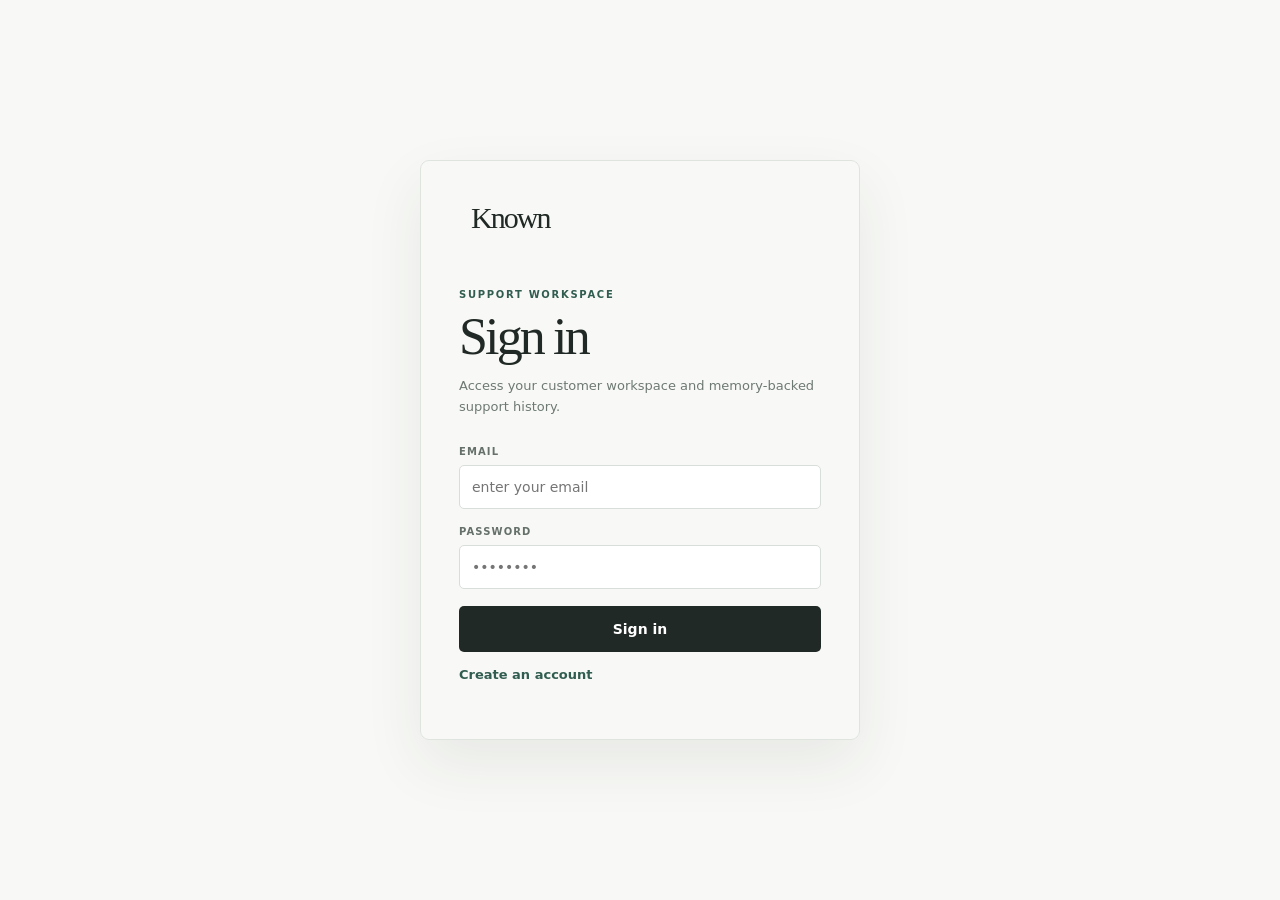
<file: frontend/index.html>
<!doctype html><html lang="en"><head><meta charset="UTF-8"/><meta name="viewport" content="width=device-width, initial-scale=1.0"/><title>Known — Customer Workspace</title><link rel="stylesheet" href="./styles.css"/><link rel="stylesheet" href="./dashboard.css"/><style>.csv-import-zone{display:flex;flex-direction:column;gap:10px}.csv-file-input{display:block;width:100%}.csv-actions{display:flex;align-items:center;gap:12px;flex-wrap:wrap}.csv-file-state{font-size:13px;color:#6b7280}.csv-import-modal{position:fixed;inset:0;z-index:1000;display:grid;place-items:center;background:rgba(15,23,42,.45);padding:20px}.csv-import-modal[hidden]{display:none}.csv-import-dialog{width:min(460px,100%);background:#fff;border:1px solid #e5e7eb;border-radius:18px;padding:28px;box-shadow:0 24px 80px rgba(15,23,42,.2)}.csv-import-dialog h2{margin:0 0 8px}.csv-import-dialog p{margin:0;color:#64748b;line-height:1.5}.csv-progress{height:8px;background:#e5e7eb;border-radius:99px;overflow:hidden;margin:22px 0 10px}.csv-progress-bar{height:100%;width:0;background:currentColor;border-radius:inherit;transition:width .35s ease}.csv-progress-label{font-size:13px;color:#64748b}.csv-complete{display:flex;flex-direction:column;gap:14px;margin-top:20px}
/* Final workspace polish: keep the customer profile scannable and make Known feel like a DM. */
.customer-detail{background:#fff}.customer-detail .panel-head{height:52px;min-height:52px}.customer-detail-body{padding:24px}.customer-summary{padding:4px 0 22px;align-items:center}.detail-avatar{width:48px;height:48px;border-radius:50%;font-size:14px}.customer-summary h2{font-size:22px;letter-spacing:-.035em}.customer-summary p{font-size:11px;color:#77847c}.detail-sections{grid-template-columns:minmax(210px,.7fr) minmax(0,1.3fr);gap:18px;padding-top:20px}.detail-sections section:last-child{grid-column:1/-1}.profile-block{background:#fbfcfa;border:1px solid #e7ebe8;border-radius:7px;padding:16px}.section-label{margin-bottom:13px;color:#66736c;font-size:9px}.section-caption{float:right;text-transform:none;letter-spacing:0;font-weight:500;color:#9aa39e}.detail-sections dl{display:grid;grid-template-columns:90px minmax(0,1fr);gap:9px 12px}.detail-sections dt{margin:0;font-size:8px}.detail-sections dd{margin:0;font-size:11px;overflow-wrap:anywhere}.orders-list,.memory-list{max-height:250px;overflow:auto}.order{grid-template-columns:minmax(0,1fr) auto;gap:6px 10px;padding:11px 0;border-bottom:1px solid #e9eeeb}.order:first-child{padding-top:2px}.order b{font-size:11px;color:#26342d}.order small{font-size:9px;line-height:1.5;color:#78847d}.status{font-size:8px;font-weight:650}.memory-item{padding:11px 0}.memory-item label{font-size:8px;font-weight:700}.memory-item p{font-size:10px;line-height:1.6;color:#56635c}.customer-detail .empty-state{padding:28px 15px;color:#9aa39e}.conversation-head{align-items:center}.conversation-actions{display:flex;align-items:center;gap:10px}.conversation-layout{max-width:1100px;display:grid;grid-template-columns:260px minmax(0,1fr);gap:14px}.conversation-history{min-height:650px;overflow:hidden}.conversation-threads{display:flex;flex-direction:column;padding:8px}.conversation-thread{appearance:none;border:0;background:transparent;width:100%;display:flex;align-items:center;justify-content:space-between;gap:8px;padding:10px;border-radius:8px;text-align:left;cursor:pointer}.conversation-thread:hover,.conversation-thread.active{background:#f1f5f2}.conversation-thread span{min-width:0;display:grid;gap:3px}.conversation-thread strong{font-size:10px;color:#314139}.conversation-thread small{font-size:8px;color:#8a948e}.conversation-thread em{font-style:normal;color:#a0aaa4;font-size:13px}.conversation-thread em:hover{color:#b44}.conversation-card{min-width:0}.conversation-card{min-height:650px;border-radius:12px;overflow:hidden;box-shadow:0 18px 48px rgba(39,51,44,.06)}.conversation-card .panel-head{height:50px;min-height:50px;padding:0 18px;background:#fbfcfa}.conversation-card .panel-head span:first-child{font-size:10px;text-transform:uppercase;letter-spacing:.12em}.conversation-session{display:none!important}.messages{padding:22px 20px 26px;background:#f7f9f7;display:flex;flex-direction:column;gap:10px;overflow:auto}.msg{position:relative;width:fit-content;max-width:min(78%,620px);padding:10px 13px 9px;border:0;border-radius:16px;margin:0;box-shadow:none}.msg small{display:block;font-size:8px;letter-spacing:.08em;font-weight:700;margin-bottom:3px}.msg p{margin:0;font-size:12px;line-height:1.55}.customer-msg{align-self:flex-start;background:#fff;border:1px solid #e3e9e4;border-bottom-left-radius:5px}.customer-msg small{color:#315d50}.agent-msg{align-self:flex-end;background:#315d50;border:0;border-bottom-right-radius:5px}.agent-msg small{color:#dcebe1}.agent-msg p{color:#fff}.messages .empty-state{width:100%;padding:80px 15px}.conversation-card form{background:#fff;padding:12px;border-top:1px solid #e4e9e5}.conversation-card form input{height:42px;border-radius:21px;padding:0 15px;background:#f7f9f7;border-color:#e1e7e2;font-size:12px}.conversation-card form button{height:42px;border-radius:21px;padding:0 18px;background:#315d50;font-size:11px}.conversation-card form button:hover{background:#244a3e}.conversation-card form input:focus{border-color:#aac1b2;box-shadow:0 0 0 3px #edf3ee}
@media(max-width:800px){.conversation-layout{grid-template-columns:1fr}.conversation-history{min-height:auto;max-height:220px}.conversation-actions{flex-wrap:wrap}}@media(max-width:600px){.customer-detail-body{padding:16px}.detail-sections{grid-template-columns:1fr;gap:12px}.detail-sections section:last-child{grid-column:auto}.profile-block{padding:14px}.customer-summary h2{font-size:20px}.conversation-card{min-height:560px}.messages{padding:16px 12px 20px}.msg{max-width:86%;padding:9px 12px}.msg p{font-size:11px}.conversation-head .secondary-button{width:auto}.conversation-card form{padding:9px}.conversation-card form button{padding:0 15px}}
</style></head><body><div id="app" class="app-shell"><aside class="sidebar"><div class="brand">Known</div><nav class="primary-nav"><button class="nav-item active" data-view="overview" type="button">▦ Overview</button><button class="nav-item" data-view="customers" type="button">♙ Customers</button><button class="nav-item" data-view="inbox" type="button">▢ Inbox</button><button class="nav-item" data-view="settings" type="button">⚙ Settings</button></nav><div class="sidebar-divider"></div><div class="sidebar-foot"><button id="profile-button" class="profile" type="button" aria-expanded="false"><span id="profile-avatar" class="profile-avatar">K</span><span class="profile-copy"><strong id="profile-name">Account</strong><small id="profile-email">—</small></span><span>⌄</span></button><div id="profile-menu" class="profile-menu" hidden><button id="logout-button" type="button">Sign out</button></div></div></aside><main class="main"><header class="topbar"><div class="breadcrumbs"><span>Workspace</span><b>/</b><strong id="view-title">Overview</strong></div><div class="topbar-actions"><span id="connection" class="connection"><i></i>Connected</span></div></header>
<section id="view-overview" class="view active-view"><div class="page-head overview-head"><div><div id="today-label" class="eyebrow">TODAY</div><h1 id="greeting">Good morning.</h1><p>A quiet view of what Known knows about your customers.</p></div></div><div class="stat-grid"><article class="stat-card"><span>Customers with memory</span><strong id="stat-customers">—</strong><small>Imported customer records</small></article><article class="stat-card"><span>Customer history</span><strong id="stat-history">—</strong><small>Available to Known</small></article><article class="stat-card"><span>Inbox</span><strong id="stat-inbox">—</strong><small id="stat-inbox-detail">Support source status</small></article><article class="stat-card"><span>Last import</span><strong id="stat-import">—</strong><small id="stat-import-detail">No import recorded</small></article></div><div class="dashboard-grid"><section class="panel activity-card"><div class="panel-head"><span>Recent activity</span><button class="text-button" data-view="customers" type="button">View customers →</button></div><div id="recent-activity" class="activity-body"></div></section><section class="panel coverage-card"><div class="panel-head"><span>Memory coverage</span><span>◫</span></div><div class="coverage-body"><div class="coverage-row"><span>♙</span><div><strong>Customer records</strong><small id="coverage-customers">Waiting for a data source</small></div><b id="coverage-customers-count">—</b></div><div class="coverage-row"><span>▢</span><div><strong>Conversation context</strong><small id="coverage-inbox">Connect your support inbox</small></div><b id="coverage-conversations">—</b></div><div class="coverage-row"><span>✣</span><div><strong>Useful memories</strong><small>Built from customer history and support</small></div><b id="coverage-memory">Ready</b></div></div></section></div><section class="panel setup-card"><div class="panel-head"><span>Customer memory setup</span><span class="setup-status">Connected workflow</span></div><div class="setup-body"><div><strong>Import history and connect your support inbox.</strong><p>CSV creates the customer foundation. Gmail brings conversations into the same memory workspace.</p></div><button class="secondary-button" data-view="settings" type="button">Open setup</button></div></section></section>
<section id="view-customers" class="view" hidden><div class="page-head customers-head"><div><div class="eyebrow">CUSTOMER DIRECTORY</div><h1>Customers</h1><p>One organized profile for everything Known has learned about each customer.</p></div><div class="customer-count"><strong id="customer-count">0</strong><span>customers</span></div></div><div class="customer-layout"><section class="panel directory-card"><div class="directory-toolbar"><label class="search-box"><span>⌕</span><input id="customer-search" type="search" placeholder="Search customers" autocomplete="off"/></label></div><div id="customer-directory" class="directory-list"></div></section><section class="customer-detail panel"><div class="panel-head"><span>Customer profile</span></div><div class="customer-detail-body"><div class="customer-summary"><span id="detail-avatar" class="detail-avatar">—</span><div><h2 id="detail-name">Select a customer</h2><p id="detail-meta">Customer information will appear here.</p></div></div><div class="detail-sections"><section class="profile-block contact-block"><div class="section-label">Contact</div><dl><dt>Email</dt><dd id="detail-email">—</dd><dt>Customer ID</dt><dd id="detail-id">—</dd></dl></section><section class="profile-block orders-block"><div class="section-label">Order history <span class="section-caption">Catalog</span></div><div id="detail-orders" class="orders-list"><div class="empty-state">Select a customer to view history.</div></div></section><section class="profile-block memory-block"><div class="section-label">Known memory <span id="memory-count" class="memory-count">0</span></div><div id="detail-memory" class="memory-list"><div class="empty-state">Select a customer to view memory.</div></div></section></div></div></section></div></section>
<section id="view-inbox" class="view" hidden><div class="page-head"><div><div class="eyebrow">SUPPORT INBOX</div><h1>Inbox</h1><p>Gmail messages are resolved to Known customers and processed with their context.</p></div><button id="sync-inbox" class="secondary-button" type="button">Sync Gmail</button></div><section class="panel inbox-panel"><div id="inbox-status" class="empty-state">Loading inbox…</div><div id="inbox-list" class="directory-list"></div></section></section>
<section id="view-settings" class="view" hidden><div class="page-head"><div><div class="eyebrow">WORKSPACE SETUP</div><h1>Settings</h1><p>Connect data sources and choose workspace notifications.</p></div></div><section class="panel settings-card"><div class="settings-row"><div class="csv-import-zone"><strong>Customer history CSV</strong><p>Import the customer/order CSV into your workspace.</p><input id="csv-file" class="csv-file-input" type="file" accept=".csv,text/csv"/><div class="csv-file-state" id="csv-file-state">Choose a CSV file to continue.</div><div class="csv-actions"><button id="import-csv" class="secondary-button" type="button" disabled>Add to Customers</button></div></div></div><div class="settings-row"><div><strong>Gmail support inbox</strong><p id="gmail-status">Checking connection…</p></div><button id="connect-gmail" class="secondary-button" type="button">Connect Gmail</button></div><div class="settings-row"><div><strong>Import finished</strong><p>Notify me when a customer import has completed.</p></div><label class="switch"><input id="notify-import" type="checkbox" checked/><span></span></label></div><div class="settings-row"><div><strong>New conversations</strong><p>Notify me when a new support email arrives.</p></div><label class="switch"><input id="notify-conversations" type="checkbox" checked/><span></span></label></div><div id="setup-result" class="empty-state" hidden></div></section></section>
<section id="view-conversation" class="view" hidden><div class="page-head conversation-head"><div><div class="eyebrow">DIRECT MESSAGE</div><h1 id="conversation-title">Customer</h1><p id="conversation-meta">Select a customer to begin.</p></div><div class="conversation-actions"><button id="new-session" class="secondary-button" type="button">New conversation</button><button id="clear-session" class="text-button" type="button">Clear</button></div></div><div class="conversation-layout"><aside class="panel conversation-history"><div class="panel-head"><span>Conversations</span></div><div id="conversation-threads" class="conversation-threads"><div class="empty-state">No previous conversations.</div></div></aside><section class="panel conversation-card"><div class="panel-head"><span>Conversation</span><span id="conversation-session" aria-hidden="true"></span></div><div id="messages" class="messages"><div class="empty-state">No conversation loaded.</div></div><form id="composer"><input id="message" autocomplete="off" placeholder="Message customer…" disabled/><button disabled>Send</button></form></section></div></section></main></div><div id="csv-import-modal" class="csv-import-modal" hidden role="dialog" aria-modal="true" aria-labelledby="csv-import-title"><div class="csv-import-dialog"><h2 id="csv-import-title">Adding customers</h2><p id="csv-import-message">Known is adding the records to your customer workspace.</p><div class="csv-progress"><div id="csv-progress-bar" class="csv-progress-bar"></div></div><div id="csv-progress-label" class="csv-progress-label">Preparing import…</div><div id="csv-complete" class="csv-complete" hidden><button id="go-to-customers" class="secondary-button" type="button">Go to Customers</button></div></div></div><script type="module" src="./app.js"></script><script type="module" src="./integrations.js"></script><script type="module" src="./settings.js"></script><script type="module" src="./tour.js"></script></body></html>
</file>
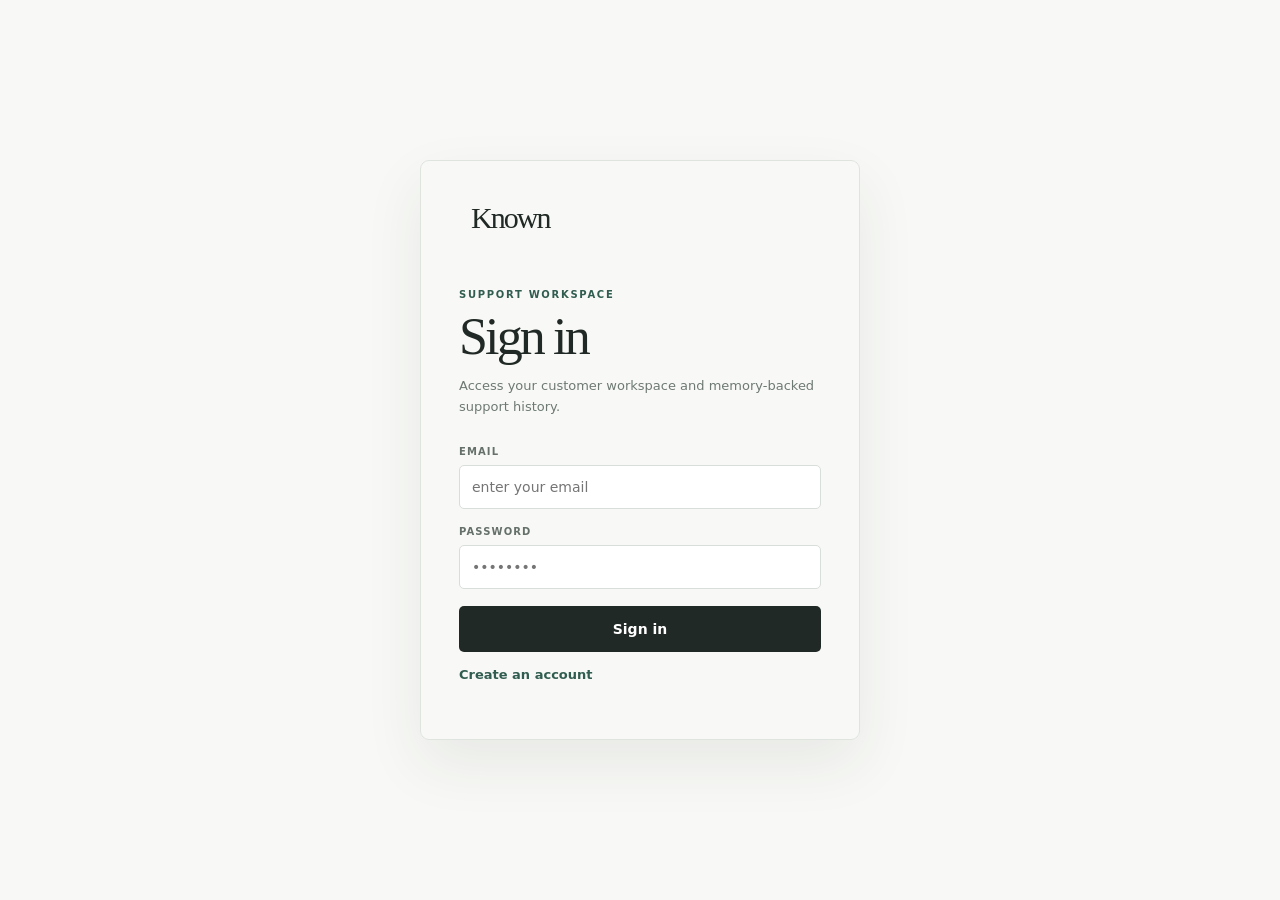
<file: frontend/login.html>
<!doctype html><html lang="en"><head><meta charset="UTF-8"><meta name="viewport" content="width=device-width,initial-scale=1"><title>Known — Sign in</title><link rel="stylesheet" href="./styles.css"><link rel="stylesheet" href="./onboarding.css"></head><body class="auth-page known-auth-page"><main class="auth-card known-auth-card"><div class="brand known-auth-brand">Known</div><div class="eyebrow">SUPPORT WORKSPACE</div><h1>Sign in</h1><p class="auth-copy">Access your customer workspace and memory-backed support history.</p><form id="login"><label>Email<input id="email" type="email" autocomplete="email" required placeholder="enter your email"></label><label>Password<input id="password" type="password" autocomplete="current-password" required placeholder="••••••••"></label><button type="submit">Sign in</button><div id="error" role="alert"></div></form><p class="auth-copy"><a href="./signup.html">Create an account</a></p></main><script type="module">import {getSession,signIn,onboardingStatus,invalidateSession} from './auth.js';async function route(session){try{const state=await onboardingStatus(session);location.href=state.completed?'./index.html':'./index.html';}catch(error){invalidateSession();document.querySelector('#error').textContent=error.message||'Your session is no longer valid. Please sign in again.';}}(async()=>{try{const session=await getSession();if(session)await route(session)}catch(error){invalidateSession();document.querySelector('#error').textContent=error.message||'Unable to verify session.'}})();document.querySelector('#login').addEventListener('submit',async e=>{e.preventDefault();const error=document.querySelector('#error');error.textContent='';const button=e.target.querySelector('button');button.disabled=true;button.textContent='Signing in…';try{const session=await signIn(document.querySelector('#email').value.trim(),document.querySelector('#password').value);await route(session)}catch(err){error.textContent=err.message||'Unable to sign in.'}finally{button.disabled=false;button.textContent='Sign in'}});</script></body></html>
</file>
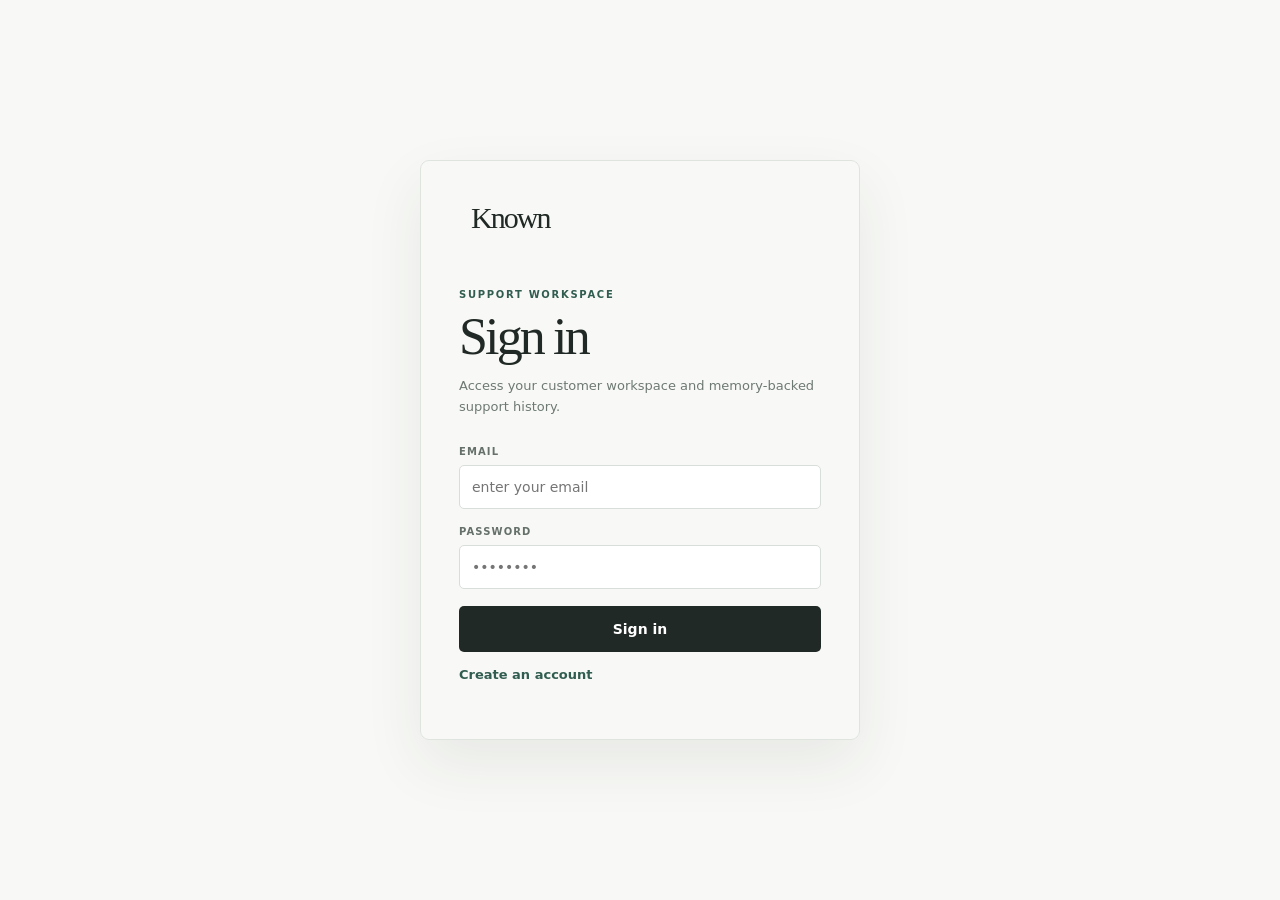
<file: frontend/onboarding.html>
<!doctype html><html lang="en"><head><meta charset="utf-8"><meta name="viewport" content="width=device-width,initial-scale=1"><title>Known — Welcome</title><link rel="stylesheet" href="./styles.css"><link rel="stylesheet" href="./onboarding.css"></head><body class="known-onboarding"><main class="known-onboarding-shell"><a class="known-onboarding-back" href="./landing.html">← Back to Known</a><div class="known-onboarding-brand">Known</div><div class="known-onboarding-eyebrow">SUPPORT WORKSPACE</div><h1>Welcome to Known.</h1><p class="known-onboarding-intro">Let's get your support workspace ready. Start with the way your customers already reach you, or bring your existing customer history into Known.</p><section class="known-onboarding-options"><button class="known-option" id="connect-email"><span><span class="known-option-title">Connect your support inbox</span><span class="known-option-copy">Connect the inbox your customers already use for support.</span></span><span class="known-option-arrow">→</span></button><button class="known-option" id="import-csv"><span><span class="known-option-title">Import your existing customers</span><span class="known-option-copy">Bring your customer and order history into Known with a CSV.</span></span><span class="known-option-arrow">+</span></button><button class="known-option" disabled><span><span class="known-option-title">Shopify <span class="known-option-badge">Coming soon</span></span><span class="known-option-copy">Direct Shopify connection is being prepared.</span></span><span class="known-option-arrow">→</span></button></section><button id="skip-for-now" class="known-skip-button" type="button">Skip for now →</button></main><section class="known-onboarding-modal" id="email-modal" hidden role="dialog"><div class="known-onboarding-dialog"><h2>Connect your support inbox</h2><p>Enter the email address your customers use to contact your business.</p><label for="support-email">Support email</label><input id="support-email" type="email" placeholder="support@yourstore.com"><div class="known-onboarding-actions"><button class="secondary" id="email-cancel">Cancel</button><button id="email-continue">Continue</button></div><div class="known-onboarding-status" id="email-status"></div></div></section><section class="known-onboarding-modal" id="csv-modal" hidden role="dialog"><div class="known-onboarding-dialog"><h2>Import your customers</h2><p>Choose a CSV exported from your ecommerce platform. Known will inspect it before anything is imported.</p><label class="known-dropzone" for="csv-file"><strong>+ Choose CSV file</strong><span>Customer or order export · CSV only</span></label><input class="known-import-input" id="csv-file" type="file" accept=".csv,text/csv"><div class="known-import-summary" id="csv-summary" hidden></div><div class="known-onboarding-actions"><button class="secondary" id="csv-cancel">Cancel</button><button id="csv-continue" disabled>Next</button></div><div class="known-onboarding-status" id="csv-status"></div></div></section><script type="module" src="./onboarding.js"></script></body></html>
</file>
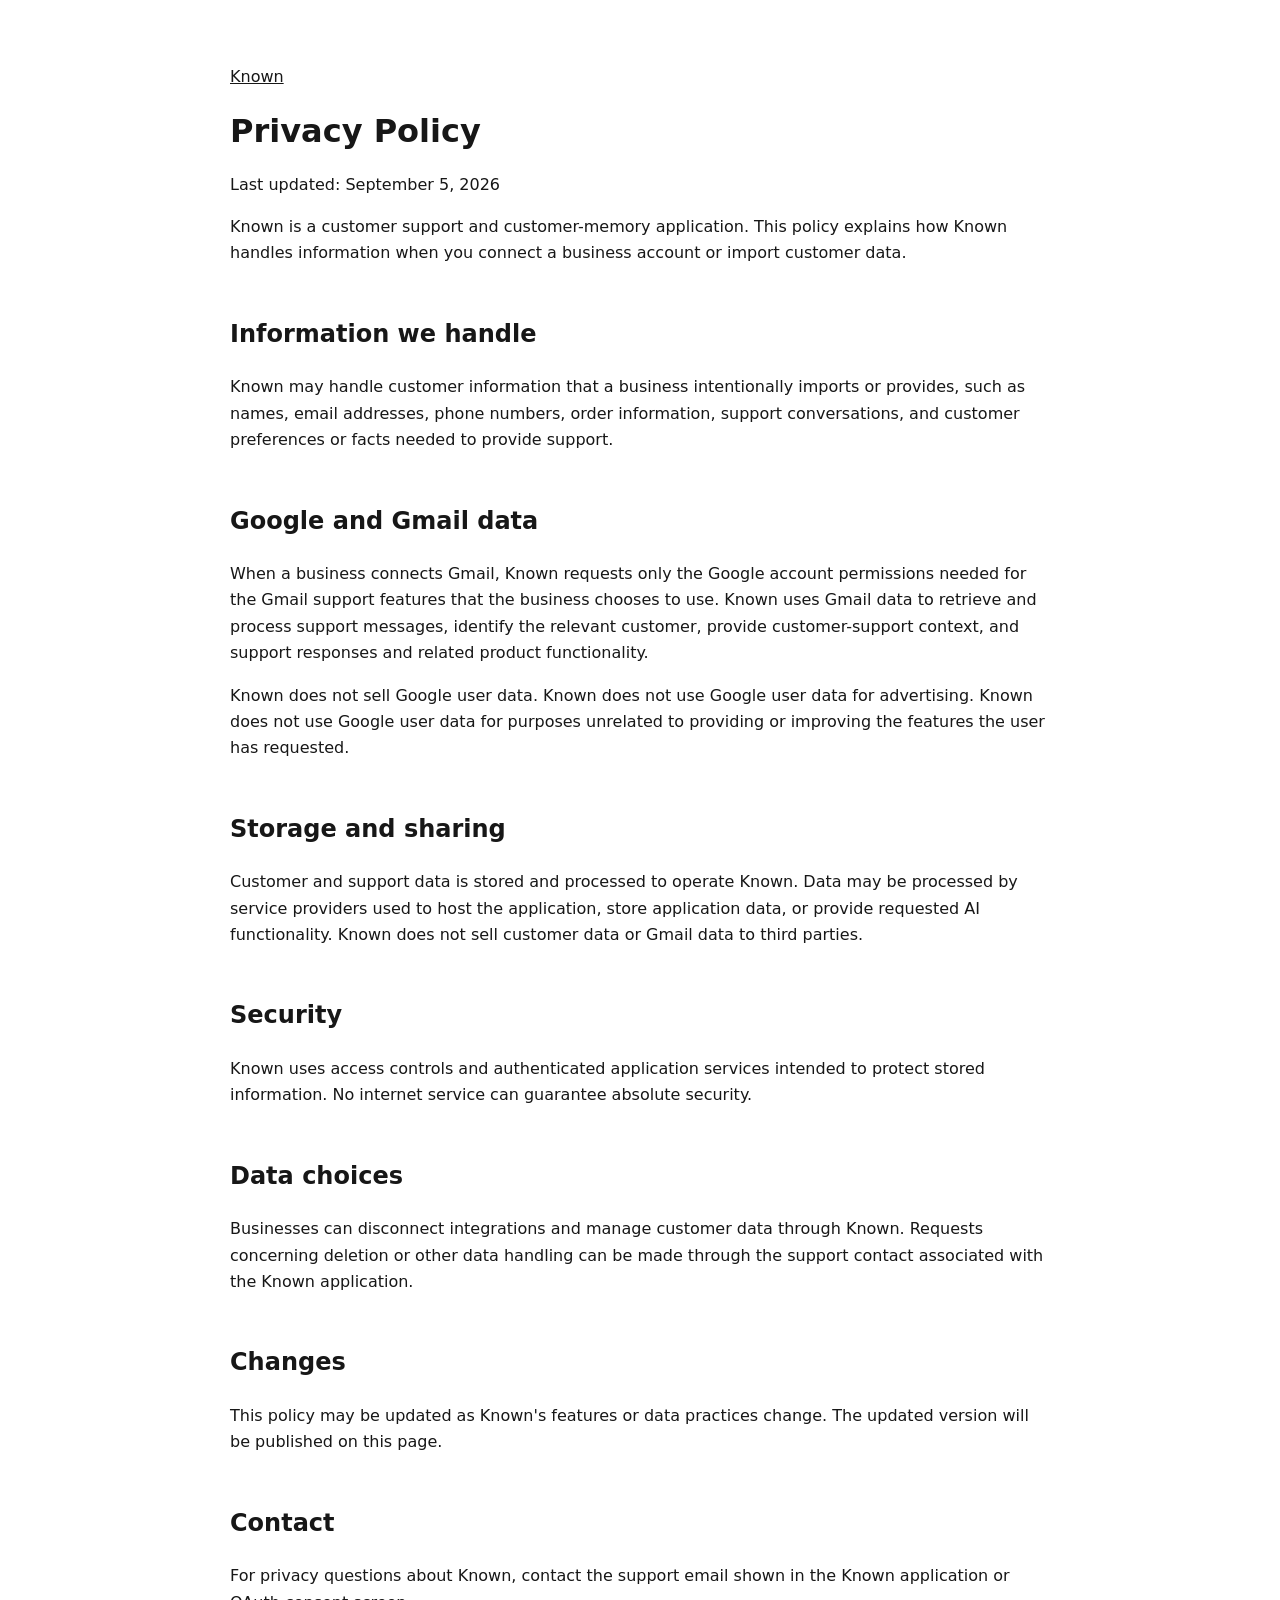
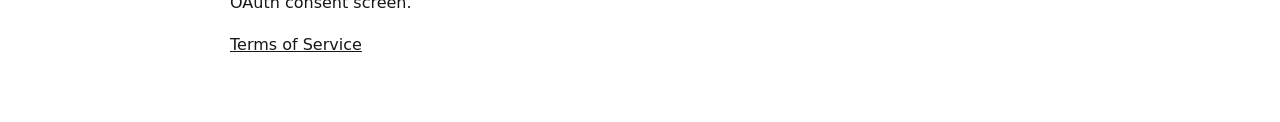
<file: frontend/privacy.html>
<!doctype html>
<html lang="en">
<head>
  <meta charset="utf-8">
  <meta name="viewport" content="width=device-width, initial-scale=1">
  <title>Known — Privacy Policy</title>
  <meta name="description" content="Known privacy policy and Google user data practices.">
  <style>body{font-family:system-ui,-apple-system,BlinkMacSystemFont,"Segoe UI",sans-serif;max-width:820px;margin:0 auto;padding:48px 24px;line-height:1.65;color:#171717}h1{line-height:1.2}h2{margin-top:2em}a{color:inherit}</style>
</head>
<body>
  <header><p><a href="/">Known</a></p><h1>Privacy Policy</h1><p>Last updated: September 5, 2026</p></header>
  <main>
    <p>Known is a customer support and customer-memory application. This policy explains how Known handles information when you connect a business account or import customer data.</p>
    <h2>Information we handle</h2>
    <p>Known may handle customer information that a business intentionally imports or provides, such as names, email addresses, phone numbers, order information, support conversations, and customer preferences or facts needed to provide support.</p>
    <h2>Google and Gmail data</h2>
    <p>When a business connects Gmail, Known requests only the Google account permissions needed for the Gmail support features that the business chooses to use. Known uses Gmail data to retrieve and process support messages, identify the relevant customer, provide customer-support context, and support responses and related product functionality.</p>
    <p>Known does not sell Google user data. Known does not use Google user data for advertising. Known does not use Google user data for purposes unrelated to providing or improving the features the user has requested.</p>
    <h2>Storage and sharing</h2>
    <p>Customer and support data is stored and processed to operate Known. Data may be processed by service providers used to host the application, store application data, or provide requested AI functionality. Known does not sell customer data or Gmail data to third parties.</p>
    <h2>Security</h2>
    <p>Known uses access controls and authenticated application services intended to protect stored information. No internet service can guarantee absolute security.</p>
    <h2>Data choices</h2>
    <p>Businesses can disconnect integrations and manage customer data through Known. Requests concerning deletion or other data handling can be made through the support contact associated with the Known application.</p>
    <h2>Changes</h2>
    <p>This policy may be updated as Known's features or data practices change. The updated version will be published on this page.</p>
    <h2>Contact</h2>
    <p>For privacy questions about Known, contact the support email shown in the Known application or OAuth consent screen.</p>
    <p><a href="/terms">Terms of Service</a></p>
  </main>
</body>
</html>
</file>
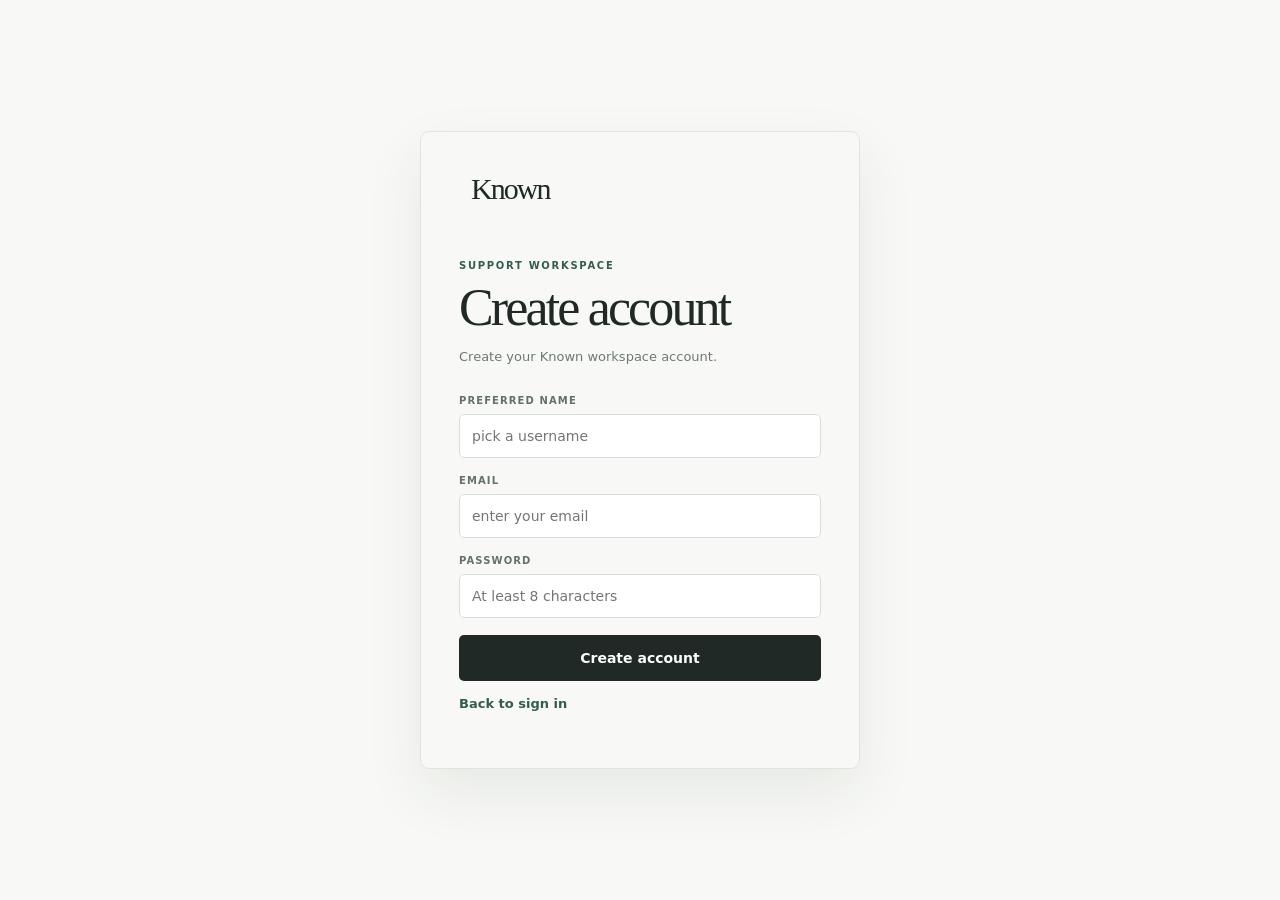
<file: frontend/signup.html>
<!doctype html><html lang="en"><head><meta charset="UTF-8"><meta name="viewport" content="width=device-width,initial-scale=1"><title>Known — Create account</title><link rel="stylesheet" href="./styles.css"><link rel="stylesheet" href="./onboarding.css"></head><body class="auth-page known-auth-page"><main class="auth-card known-auth-card"><div class="brand known-auth-brand">Known</div><div class="eyebrow">SUPPORT WORKSPACE</div><h1>Create account</h1><p class="auth-copy">Create your Known workspace account.</p><form id="signup"><label>Preferred name<input id="name" type="text" autocomplete="nickname" required maxlength="60" placeholder="pick a username"></label><label>Email<input id="email" type="email" autocomplete="email" required placeholder="enter your email"></label><label>Password<input id="password" type="password" autocomplete="new-password" minlength="8" required placeholder="At least 8 characters"></label><button type="submit">Create account</button><div id="error" role="alert"></div><div id="success" role="status"></div></form><p class="auth-copy"><a href="./login.html">Back to sign in</a></p></main><script type="module">import {signUp} from './auth.js';document.querySelector('#signup').addEventListener('submit',async e=>{e.preventDefault();const error=document.querySelector('#error');const success=document.querySelector('#success');error.textContent='';success.textContent='';const button=e.target.querySelector('button');button.disabled=true;button.textContent='Creating account…';try{const result=await signUp(document.querySelector('#email').value,document.querySelector('#password').value,document.querySelector('#name').value.trim());if(result.requiresEmailConfirmation){success.textContent='Account created. Check your email to confirm your address, then sign in to finish setup.';return}location.href='./index.html'}catch(err){error.textContent=err.message;sessionStorage.removeItem('known.new-user')}finally{button.disabled=false;button.textContent='Create account'}});</script></body></html>
</file>
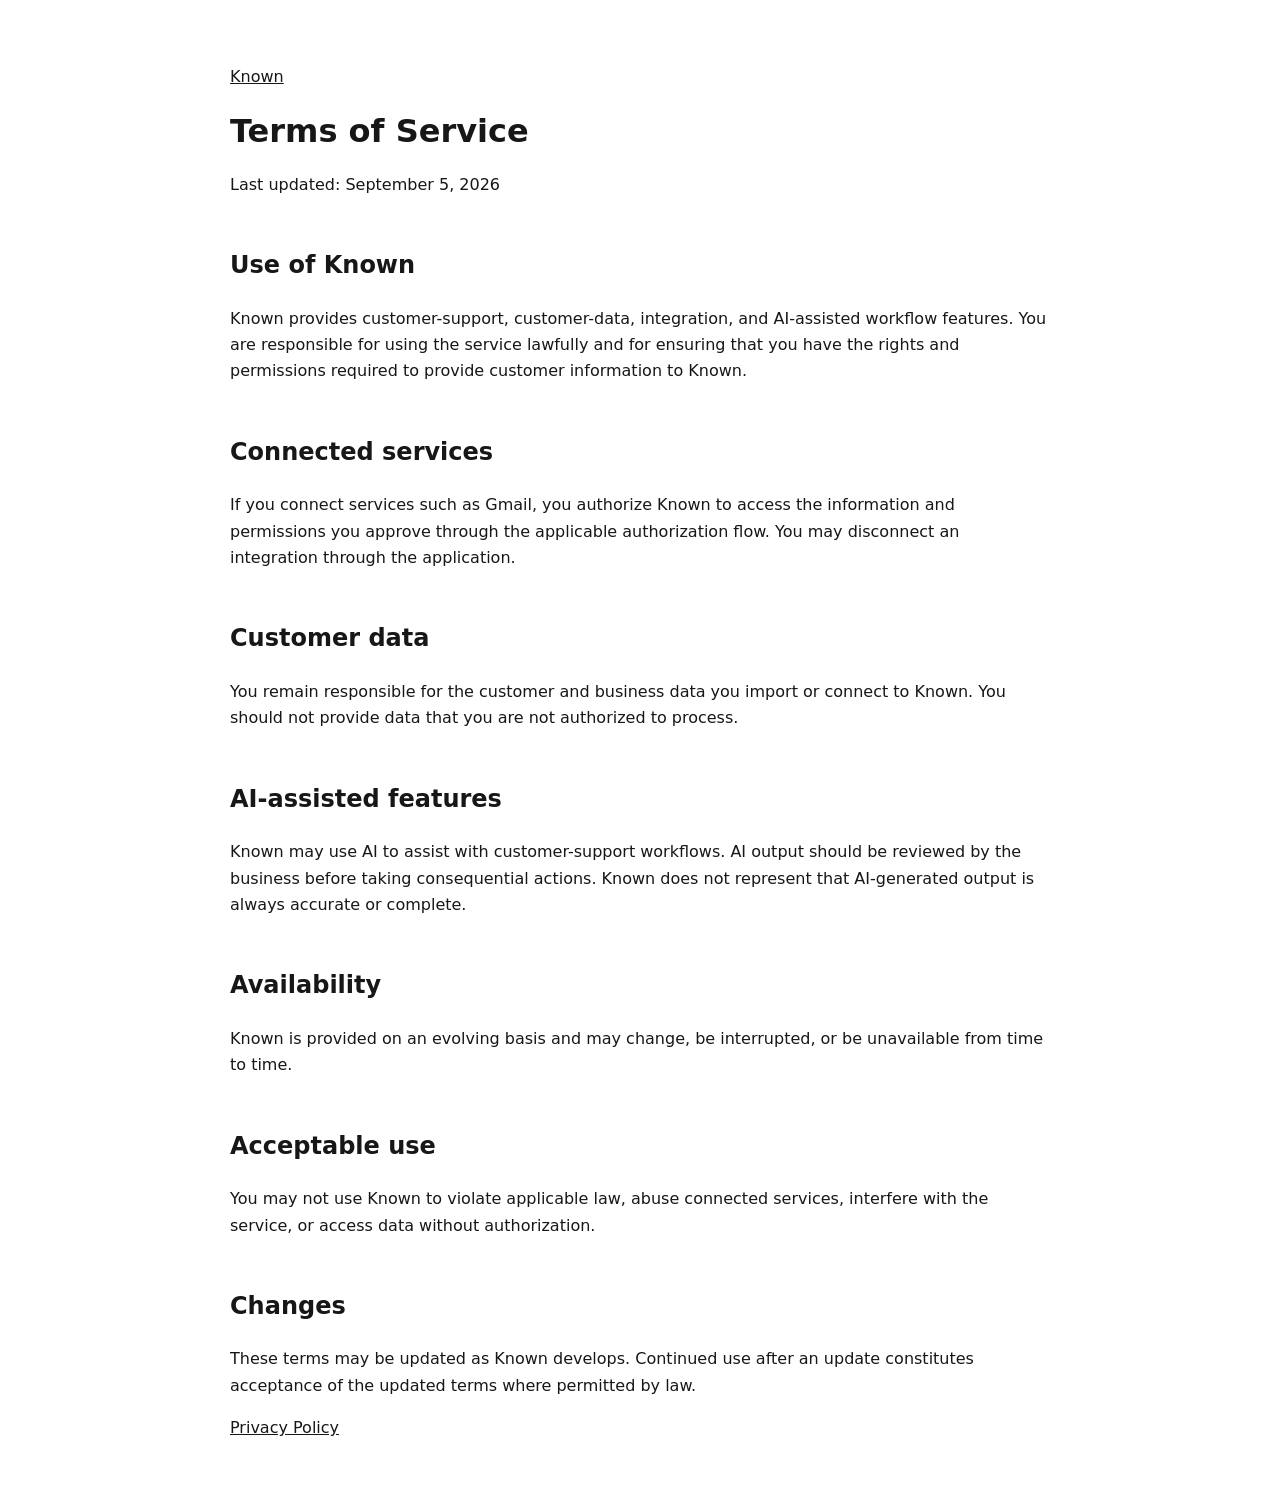
<file: frontend/terms.html>
<!doctype html>
<html lang="en">
<head>
  <meta charset="utf-8">
  <meta name="viewport" content="width=device-width, initial-scale=1">
  <title>Known — Terms of Service</title>
  <meta name="description" content="Known terms of service.">
  <style>body{font-family:system-ui,-apple-system,BlinkMacSystemFont,"Segoe UI",sans-serif;max-width:820px;margin:0 auto;padding:48px 24px;line-height:1.65;color:#171717}h1{line-height:1.2}h2{margin-top:2em}a{color:inherit}</style>
</head>
<body>
  <header><p><a href="/">Known</a></p><h1>Terms of Service</h1><p>Last updated: September 5, 2026</p></header>
  <main>
    <h2>Use of Known</h2>
    <p>Known provides customer-support, customer-data, integration, and AI-assisted workflow features. You are responsible for using the service lawfully and for ensuring that you have the rights and permissions required to provide customer information to Known.</p>
    <h2>Connected services</h2>
    <p>If you connect services such as Gmail, you authorize Known to access the information and permissions you approve through the applicable authorization flow. You may disconnect an integration through the application.</p>
    <h2>Customer data</h2>
    <p>You remain responsible for the customer and business data you import or connect to Known. You should not provide data that you are not authorized to process.</p>
    <h2>AI-assisted features</h2>
    <p>Known may use AI to assist with customer-support workflows. AI output should be reviewed by the business before taking consequential actions. Known does not represent that AI-generated output is always accurate or complete.</p>
    <h2>Availability</h2>
    <p>Known is provided on an evolving basis and may change, be interrupted, or be unavailable from time to time.</p>
    <h2>Acceptable use</h2>
    <p>You may not use Known to violate applicable law, abuse connected services, interfere with the service, or access data without authorization.</p>
    <h2>Changes</h2>
    <p>These terms may be updated as Known develops. Continued use after an update constitutes acceptance of the updated terms where permitted by law.</p>
    <p><a href="/privacy">Privacy Policy</a></p>
  </main>
</body>
</html>
</file>
<file: frontend/styles.css>
*{box-sizing:border-box}body{margin:0;background:#f6f7f9;color:#202a35;font:14px Inter,ui-sans-serif,system-ui,-apple-system,BlinkMacSystemFont,"Segoe UI",sans-serif}.app-shell{min-height:100vh}.auth-page{min-height:100vh}button,input{font:inherit}.sidebar{position:fixed;inset:0 auto 0 0;width:230px;border-right:1px solid #e1e5e9;background:#18232d;padding:22px 14px;display:flex;flex-direction:column;color:#dfe6ec}.brand{font-size:22px;font-weight:700;padding:0 12px 28px;letter-spacing:-.04em;color:#f4f6f8}.primary-nav{display:flex;flex-direction:column;gap:4px}.nav-item{width:100%;display:flex;align-items:center;gap:11px;text-align:left;background:transparent;color:#aeb9c4;border:1px solid transparent;border-radius:8px;padding:10px 11px;cursor:pointer;font-size:12px}.nav-item:hover,.nav-item.active{background:#263440;color:#fff;border-color:#31414e}.nav-icon{width:18px;text-align:center;font-size:14px;color:#aeb9c4}.nav-item.active .nav-icon{color:#e4b66b}.sidebar-divider{height:1px;background:#2b3741;margin:20px 6px}.sidebar-foot{margin-top:auto;position:relative}.profile{width:100%;display:flex;align-items:center;gap:9px;background:transparent;border:1px solid transparent;border-radius:9px;color:#cbd4dc;padding:9px;cursor:pointer;text-align:left}.profile:hover,.profile[aria-expanded="true"]{background:#222e38;border-color:#31414e}.profile-avatar,.detail-avatar{display:grid;place-items:center;width:31px;height:31px;border-radius:8px;background:#e7b869;color:#26313a;font-weight:700}.profile-copy{min-width:0;flex:1}.profile-copy strong,.profile-copy small{display:block;overflow:hidden;text-overflow:ellipsis;white-space:nowrap}.profile-copy strong{font-size:11px;color:#e7edf2}.profile-copy small{font-size:9px;color:#84919d;margin-top:2px}.profile-chevron{color:#7f8b96}.profile-menu{position:absolute;bottom:52px;left:0;right:0;background:#202b35;border:1px solid #34434f;border-radius:9px;padding:5px;box-shadow:0 12px 30px #07101655}.profile-menu button{width:100%;border:0;background:transparent;color:#dbe2e8;text-align:left;border-radius:6px;padding:9px;cursor:pointer;font-size:11px}.profile-menu button:hover{background:#2b3945}.main{margin-left:230px;padding:0 34px 45px;min-height:100vh}.topbar{height:70px;border-bottom:1px solid #e1e5e9;display:flex;align-items:center;justify-content:space-between;max-width:1400px;margin:0 auto 30px}.breadcrumbs{display:flex;align-items:center;gap:8px;font-size:12px;color:#7c8894}.breadcrumbs b{font-weight:400;color:#b1b8bf}.breadcrumbs strong{color:#26323d}.connection{font-size:10px;color:#5d8a72;border:1px solid #cddfd5;border-radius:99px;padding:6px 9px;background:#f4faf6}.connection i{display:inline-block;width:6px;height:6px;border-radius:50%;background:#6ca384;margin-right:6px}.view{max-width:1400px;margin:0 auto}.view[hidden]{display:none}.page-head{display:flex;align-items:flex-end;justify-content:space-between;margin-bottom:26px}.overview-head{align-items:flex-start}.eyebrow{font-size:10px;letter-spacing:.14em;color:#d57f62;font-weight:700}.page-head h1{margin:7px 0 3px;font-size:30px;letter-spacing:-.045em;color:#202a35}.page-head p{margin:0;color:#7b8792;font-size:13px}.stat-grid{display:grid;grid-template-columns:repeat(4,minmax(0,1fr));gap:13px;margin-bottom:18px}.stat-card,.panel{background:#fff;border:1px solid #dfe3e7;border-radius:11px;box-shadow:0 2px 7px #1e2c3810}.stat-card{padding:18px 19px;min-height:126px}.stat-card span{display:block;color:#6f7d8a;font-size:11px;font-weight:650}.stat-card strong{display:block;margin:20px 0 5px;font-size:24px;letter-spacing:-.04em;color:#25313d}.stat-card small{color:#8a96a0;font-size:10px}.dashboard-grid{display:grid;grid-template-columns:minmax(0,1.7fr) minmax(290px,.85fr);gap:15px;margin-bottom:18px}.panel{overflow:hidden}.panel-head{min-height:48px;padding:0 17px;border-bottom:1px solid #e4e7ea;display:flex;align-items:center;justify-content:space-between;font-size:11px;font-weight:700;color:#303d48}.panel-head>span:last-child{color:#8b969f;font-weight:500;font-size:10px}.text-button{border:0;background:none;color:#6a7783;font-size:10px;font-weight:650;cursor:pointer}.text-button:hover{color:#2b5b75}.activity-body{min-height:250px;padding:26px}.activity-event{display:flex;gap:13px;align-items:flex-start}.activity-dot{width:31px;height:31px;border-radius:9px;background:#f6eee3;color:#d77f60;display:grid;place-items:center;flex:none}.activity-event strong{display:block;font-size:12px;color:#2a3540;margin-bottom:5px}.activity-event p{margin:0;color:#7c8893;font-size:11px;line-height:1.55}.activity-time{display:block;margin-top:10px;color:#a0a8af;font-size:9px}.coverage-body{padding:8px 17px}.coverage-row{display:flex;align-items:center;gap:11px;padding:15px 0;border-bottom:1px solid #e6e8ea}.coverage-row:last-child{border-bottom:0}.coverage-icon{width:29px;height:29px;border-radius:8px;background:#f5eee4;color:#d27e61;display:grid;place-items:center;flex:none}.coverage-row div{min-width:0;flex:1}.coverage-row strong,.coverage-row small{display:block}.coverage-row strong{font-size:11px;color:#34414c}.coverage-row small{font-size:9px;color:#89949d;margin-top:3px}.coverage-row>b{font-size:10px;color:#89949d;font-weight:600}.setup-card{margin-bottom:20px}.setup-body{padding:20px 22px;display:flex;align-items:center;justify-content:space-between;gap:20px}.setup-body strong{font-size:12px;color:#303c47}.setup-body p{margin:5px 0 0;color:#7f8a94;font-size:11px;line-height:1.5;max-width:700px}.setup-status{border:1px solid #e0e4e7;border-radius:99px;padding:5px 8px;color:#87929c!important}.secondary-button{border:1px solid #d8dee3;background:#fff;border-radius:8px;padding:9px 13px;color:#33414c;font-size:11px;font-weight:650;cursor:pointer;white-space:nowrap}.secondary-button:hover{background:#f6f8f9;border-color:#c5cdd4}.customer-count{display:flex;align-items:baseline;gap:6px;color:#89949e}.customer-count strong{font-size:20px;color:#2c3945}.customer-count span{font-size:10px}.customer-layout{display:grid;grid-template-columns:minmax(280px,.85fr) minmax(0,1.55fr);gap:15px}.directory-card{min-height:590px}.directory-toolbar{padding:12px;border-bottom:1px solid #e4e7ea}.search-box{height:36px;border:1px solid #dce1e5;background:#fbfcfc;border-radius:7px;display:flex;align-items:center;padding:0 10px;gap:7px;color:#8b969f}.search-box input{border:0;outline:0;background:transparent;min-width:0;flex:1;color:#34414d;font-size:11px}.search-box input::placeholder{color:#a0a9b0}.directory-list{max-height:520px;overflow:auto}.directory-row{width:100%;display:flex;align-items:center;gap:10px;text-align:left;background:#fff;border:0;border-bottom:1px solid #edf0f2;padding:12px 14px;cursor:pointer}.directory-row:hover,.directory-row.active{background:#f6f8f8}.directory-row.active{box-shadow:inset 3px 0 #e2aa62}.directory-avatar{width:31px;height:31px;border-radius:8px;background:#eef1f2;display:grid;place-items:center;color:#66737d;font-weight:700;font-size:11px;flex:none}.directory-info{min-width:0}.directory-info strong,.directory-info small{display:block;overflow:hidden;text-overflow:ellipsis;white-space:nowrap}.directory-info strong{font-size:11px;color:#35424d}.directory-info small{font-size:9px;color:#89949d;margin-top:3px}.customer-detail{min-height:590px}.customer-detail-body{padding:21px}.customer-summary{display:flex;align-items:center;gap:12px;padding-bottom:20px;border-bottom:1px solid #e4e7ea}.detail-avatar{width:42px;height:42px;border-radius:10px}.customer-summary h2{margin:0;font-size:17px;letter-spacing:-.02em}.customer-summary p{margin:4px 0 0;color:#84909a;font-size:10px}.detail-sections{display:grid;grid-template-columns:1fr 1fr;gap:18px;padding-top:20px}.detail-sections section:last-child{grid-column:1/-1}.section-label{font-size:9px;text-transform:uppercase;letter-spacing:.11em;font-weight:700;color:#7d8993;margin-bottom:12px}.section-label .memory-count{float:right}.detail-sections dl{margin:0}.detail-sections dt{color:#98a1a9;font-size:8px;text-transform:uppercase;letter-spacing:.08em;margin-top:11px}.detail-sections dd{margin:3px 0 0;font-size:11px;color:#3f4b56}.orders-list,.memory-list{max-height:190px;overflow:auto}.order{display:grid;grid-template-columns:1fr auto;gap:4px;padding:9px 0;border-bottom:1px solid #edf0f2}.order:last-child{border-bottom:0}.order b{font-size:10px;color:#43505a}.order small{grid-column:1/-1;color:#89949d;font-size:9px}.status{font-size:8px;padding:3px 6px;border-radius:99px}.delayed{color:#9b6b27;background:#fbf0df}.delivered{color:#4e8768;background:#e9f4ed}.memory-item{padding:9px 0;border-bottom:1px solid #edf0f2}.memory-item:last-child{border-bottom:0}.memory-item label{display:block;font-size:8px;color:#75949f;letter-spacing:.1em}.memory-item p{margin:4px 0 0;color:#6e7b86;font-size:10px;line-height:1.5}.empty-state{padding:40px 15px;text-align:center;color:#98a2aa;font-size:10px}.empty-page{min-height:380px;display:flex;flex-direction:column;align-items:center;justify-content:center;text-align:center;padding:30px}.empty-icon{width:43px;height:43px;border-radius:12px;background:#f4eee5;color:#d58363;display:grid;place-items:center;margin-bottom:14px}.empty-page h2{margin:0;font-size:16px}.empty-page p{max-width:420px;color:#86919a;font-size:11px;line-height:1.6;margin:7px 0 14px}.coming-label{font-size:9px;color:#9a8a78;border:1px solid #e4ddd4;background:#fbf8f3;border-radius:99px;padding:6px 9px}.settings-card{max-width:850px}.settings-row{display:flex;align-items:center;justify-content:space-between;gap:20px;padding:20px;border-bottom:1px solid #e6e9eb}.settings-row:last-child{border-bottom:0}.switch input{display:none}.switch span{display:block;width:38px;height:22px;border-radius:99px;background:#cfd5da;padding:3px;cursor:pointer;transition:.15s}.switch span:after{content:"";display:block;width:16px;height:16px;border-radius:50%;background:#fff;box-shadow:0 1px 2px #0002;transition:.15s}.switch input:checked+span{background:#547a6a}.switch input:checked+span:after{transform:translateX(16px)}.conversation-layout{max-width:950px}.conversation-card{min-height:620px;display:flex;flex-direction:column}.messages{flex:1}.msg{padding:18px 21px;border-bottom:1px solid #edf0f2}.msg small{font-size:8px;letter-spacing:.1em;color:#84909a}.msg p{margin:7px 0 0;line-height:1.6;color:#44515c;font-size:11px}.agent-msg{background:#fbfcfc}.panel-mark{font-size:14px}.memory-count{background:#eef1f2;border-radius:99px;padding:3px 6px;color:#75818b!important;font-size:8px}.auth-control{border:1px solid #d8dee3;background:#fff;border-radius:8px;padding:8px 11px;color:#34414d;font-size:10px;cursor:pointer}
form{display:flex;gap:8px;padding:12px;border-top:1px solid #e4e7ea}form input{flex:1;min-width:0;background:#fff;border:1px solid #d7dde2;border-radius:7px;color:#34414d;padding:10px 11px;outline:none;font-size:11px}form button{background:#25343e;color:#fff;border:0;border-radius:7px;padding:0 16px;font-weight:650;cursor:pointer}.panel-mark{font-size:14px}.memory-count{background:#eef1f2;border-radius:99px;padding:3px 6px;color:#75818b!important;font-size:8px}.auth-control{border:1px solid #d8dee3;background:#fff;border-radius:8px;padding:8px 11px;color:#34414d;font-size:10px;cursor:pointer}.known-auth-page form{display:block;padding:0;border:0}.known-auth-page form label{display:block}.known-auth-page form input{display:block;flex:none}.known-auth-page form button{display:block}.known-auth-page form #error,.known-auth-page form #success{display:block}@media(max-width:1050px){.stat-grid{grid-template-columns:repeat(2,1fr)}.dashboard-grid{grid-template-columns:1fr}.customer-layout{grid-template-columns:1fr}.directory-card{min-height:0}.directory-list{max-height:300px}}@media(max-width:700px){.sidebar{position:static;width:100%;height:auto;border-right:0;border-bottom:1px solid #2b3741;padding:14px}.brand{padding-bottom:15px}.primary-nav{display:grid;grid-template-columns:repeat(4,1fr)}.nav-item{justify-content:center}.nav-item .nav-icon{display:none}.sidebar-divider,.sidebar-foot{display:none}.main{margin-left:0;padding:0 14px 30px}.topbar{height:58px;margin-bottom:22px}.stat-grid{grid-template-columns:1fr}.page-head{align-items:flex-start}.setup-body{align-items:flex-start;flex-direction:column}.detail-sections{grid-template-columns:1fr}.detail-sections section:last-child{grid-column:auto}}
</file>
<file: frontend/dashboard.css>
/* Dashboard visual layer: match the landing page's quiet paper/green/ink language. */
body:has(#app){background:#f8f9f6;color:#202925;overflow-x:hidden}
.sidebar{width:242px;background:#f8f9f6;color:#5f6964;border-right:1px solid #dfe4df;padding:24px 16px}
.brand{font-family:Georgia,"Times New Roman",serif;font-size:27px;font-weight:500;letter-spacing:-.065em;color:#202925;padding:0 12px 34px}
.primary-nav{gap:3px}.nav-item{color:#69746e;border-radius:5px;padding:11px 12px;font-size:12px}.nav-item:hover,.nav-item.active{background:#edf3ee;color:#202925;border-color:#dce7df}.nav-item.active{font-weight:700}.sidebar-divider{background:#dfe4df;margin:22px 6px}.profile{color:#5f6964;border-radius:5px}.profile:hover,.profile[aria-expanded="true"]{background:#edf3ee;border-color:#dce7df}.profile-avatar,.detail-avatar{background:#e2eee6;color:#315d50;border-radius:7px}.profile-copy strong{color:#34403a}.profile-copy small{color:#8a948e}.profile-menu{background:#fff;border-color:#dfe4df;box-shadow:0 18px 50px rgba(39,51,44,.12)}.profile-menu button{color:#4f5b55}.profile-menu button:hover{background:#edf3ee}
.main{margin-left:242px;padding:0 38px 50px;min-width:0}.topbar{height:72px;border-color:#dfe4df;max-width:1320px;margin-bottom:34px}.breadcrumbs{color:#8a948e}.breadcrumbs strong{color:#202925}.connection{color:#315d50;border-color:#cbdccf;background:#edf3ee}.connection i{background:#75a68d}.view{max-width:1320px;min-width:0}.eyebrow{color:#315d50}.page-head h1{font-family:Georgia,"Times New Roman",serif;font-weight:500;color:#202925;font-size:38px;letter-spacing:-.055em}.page-head p{color:#6e7973}.stat-grid{gap:14px}.stat-card,.panel{border-color:#dfe4df;border-radius:6px;box-shadow:0 14px 38px rgba(39,51,44,.045)}.stat-card{background:#fff;min-height:132px;padding:20px}.stat-card span{color:#7a857f}.stat-card strong{color:#202925}.stat-card small{color:#929b96}.panel-head{border-color:#e5e9e6;color:#34403a}.text-button{color:#315d50}.activity-dot,.empty-icon{background:#e2eee6;color:#315d50}.activity-event strong{color:#34403a}.activity-event p,.coverage-row small,.setup-body p{color:#6e7973}.coverage-row{border-color:#e7ebe8}.coverage-icon{background:#edf3ee;color:#315d50}.coverage-row strong{color:#34403a}.coverage-row>b{color:#7d8882}.setup-status{border-color:#d8e2db;color:#315d50!important;background:#f5f8f5}.setup-body{padding:22px}.setup-body strong{font-family:Georgia,"Times New Roman",serif;font-size:17px;font-weight:500;color:#202925}.secondary-button{border-color:#cfd8d2;background:#fff;border-radius:5px;color:#202925}.secondary-button:hover{background:#edf3ee;border-color:#bfcfc4}.directory-row:hover,.directory-row.active{background:#edf3ee}.directory-row.active{box-shadow:inset 3px 0 #315d50}.search-box{border-color:#dfe4df;background:#fff}.customer-summary{border-color:#e5e9e6}.customer-summary h2{font-family:Georgia,"Times New Roman",serif;font-weight:500;color:#202925}.detail-sections dt,.section-label{color:#7e8983}.detail-sections dd{color:#4c5852}.memory-item{border-color:#e7ebe8}.memory-item label{color:#315d50}.memory-item p{color:#6e7973}.settings-row{border-color:#e5e9e6}.settings-row strong{font-family:Georgia,"Times New Roman",serif;font-weight:500;color:#202925}.settings-row p{color:#6e7973}.switch input:checked+span{background:#315d50}.conversation-card{border-color:#dfe4df}.msg{border-color:#e7ebe8}.agent-msg{background:#f3f7f3}.msg p{color:#4f5b55}.conversation-card form button{background:#202925}form input{border-color:#dfe4df}
.conversation-spinner{display:inline-block;width:11px;height:11px;border:1.5px solid #cbd8cf;border-top-color:#315d50;border-radius:50%;animation:known-spin .7s linear infinite;vertical-align:-1px}.conversation-session{min-width:16px;min-height:14px}.conversation-session.is-loading{display:flex;align-items:center;justify-content:flex-end}.conversation-session[aria-label]{font-size:0}@keyframes known-spin{to{transform:rotate(360deg)}}

.known-tour-overlay{position:fixed;inset:0;z-index:5000;pointer-events:auto}.known-tour-overlay[hidden]{display:none}.known-tour-backdrop{position:absolute;inset:0;background:rgba(32,41,37,.26);backdrop-filter:blur(1px)}.known-tour-spotlight{position:fixed;display:none;border:1px solid #315d50;border-radius:8px;box-shadow:0 0 0 9999px rgba(32,41,37,.26),0 0 0 5px rgba(237,243,238,.9);pointer-events:none;z-index:5001;transition:left .18s ease,top .18s ease,width .18s ease,height .18s ease}.known-tour-card{position:absolute;left:50%;top:50%;transform:translate(-50%,-50%);width:min(520px,calc(100vw - 32px));padding:30px;background:#f8f9f6;border:1px solid #dfe4df;border-radius:9px;box-shadow:0 28px 80px rgba(39,51,44,.2);z-index:5002;color:#202925}.known-tour-card.anchored{transform:none}.known-tour-progress{display:flex;justify-content:space-between;gap:18px;margin-bottom:16px;color:#315d50;font-size:9px;font-weight:750;letter-spacing:.14em}.known-tour-progress span:last-child{color:#8b948f}.known-tour-card h2{margin:0 0 11px;font-family:Georgia,"Times New Roman",serif;font-size:31px;line-height:1;letter-spacing:-.05em;font-weight:500}.known-tour-card p{margin:0;color:#6e7973;font-size:13px;line-height:1.65}.known-tour-detail{margin-top:15px;padding:12px 13px;background:#edf3ee;border:1px solid #dfe9e1;border-radius:5px;color:#52635a;font-size:11px;line-height:1.5}.known-tour-actions{display:flex;justify-content:flex-end;margin-top:23px}.known-tour-actions button{border:0;border-radius:5px;background:#202925;color:#fff;padding:12px 17px;font-size:12px;font-weight:650;cursor:pointer}.known-tour-actions button:disabled{opacity:.55;cursor:wait}.known-tour-target{position:relative!important;z-index:4999!important}

/* Standard responsive layout: keep controls inside the viewport and never rely on horizontal scrolling. */
@media(max-width:1100px){.main{padding-left:26px;padding-right:26px}.topbar{margin-bottom:26px}.page-head h1{font-size:34px}.customer-layout{grid-template-columns:minmax(260px,.8fr) minmax(0,1.2fr)}}
@media(max-width:850px){.sidebar{position:static;width:100%;height:auto;border-right:0;border-bottom:1px solid #dfe4df;padding:14px 16px}.brand{padding:0 4px 14px}.primary-nav{display:grid;grid-template-columns:repeat(4,minmax(0,1fr));gap:5px}.nav-item{justify-content:center;text-align:center;padding:10px 6px;min-height:40px}.sidebar-divider,.sidebar-foot{display:none}.main{margin-left:0;padding:0 20px 36px}.topbar{height:60px;margin-bottom:24px}.stat-grid{grid-template-columns:repeat(2,minmax(0,1fr))}.dashboard-grid,.customer-layout{grid-template-columns:1fr}.directory-card,.customer-detail{min-height:0}.directory-list{max-height:360px}.settings-card{max-width:none}.conversation-layout{max-width:none}}
@media(max-width:600px){.sidebar{padding:12px}.brand{font-size:24px;padding-bottom:12px}.primary-nav{grid-template-columns:repeat(2,minmax(0,1fr))}.nav-item{font-size:11px}.main{padding:0 14px 28px}.topbar{height:auto;min-height:58px;padding:10px 0;margin-bottom:20px;gap:10px}.breadcrumbs{font-size:11px;min-width:0}.breadcrumbs span{display:none}.connection{max-width:48vw;overflow:hidden;text-overflow:ellipsis;white-space:nowrap;font-size:9px}.page-head{display:flex;flex-direction:column;align-items:flex-start;gap:12px;margin-bottom:18px}.page-head h1{font-size:31px}.page-head p{font-size:12px;line-height:1.5}.stat-grid{grid-template-columns:1fr;gap:10px}.stat-card{min-height:110px;padding:17px}.stat-card strong{margin-top:14px}.setup-body{padding:18px;gap:15px}.setup-body .secondary-button,.settings-row .secondary-button{width:100%;justify-content:center;text-align:center}.settings-row{padding:18px 16px;align-items:flex-start}.settings-row>div{min-width:0}.settings-row p{line-height:1.5}.csv-actions{width:100%}.csv-actions .secondary-button{width:100%}.csv-file-input{max-width:100%;font-size:12px}.customer-detail-body{padding:17px}.detail-sections{grid-template-columns:1fr;gap:14px}.detail-sections section:last-child{grid-column:auto}.conversation-card{min-height:520px}.conversation-card form{padding:10px;gap:7px}.conversation-card form button{padding:0 13px}.known-tour-card{width:calc(100vw - 24px)!important;max-height:calc(100vh - 24px);overflow:auto;padding:22px}.known-tour-card h2{font-size:27px;line-height:1.05}.known-tour-card p{font-size:12px;line-height:1.55}.known-tour-detail{font-size:10px}.known-tour-actions{margin-top:18px}.known-tour-actions button{width:100%;min-height:44px}.known-tour-spotlight{border-radius:6px}.csv-import-modal{padding:12px!important}.csv-import-dialog{width:100%!important;max-height:calc(100vh - 24px);overflow:auto;padding:22px!important;border-radius:10px!important}}
@media(max-width:380px){.main{padding-left:11px;padding-right:11px}.primary-nav{gap:4px}.nav-item{padding-left:4px;padding-right:4px}.known-tour-card{padding:18px}.known-tour-progress{font-size:8px;gap:8px}.known-tour-card h2{font-size:24px}}
</file>
<file: frontend/onboarding.css>
/* Shared Known visual language for onboarding + authentication. Landing remains the source of truth. */
.known-auth-page{min-height:100vh;display:grid;place-items:center;padding:28px 18px;background:#f8f9f6;color:#202925;font-family:Inter,ui-sans-serif,system-ui,-apple-system,BlinkMacSystemFont,"Segoe UI",sans-serif}
.known-auth-card{width:min(440px,100%);padding:40px 38px;background:rgba(248,249,246,.97);border:1px solid #dfe4df;border-radius:9px;box-shadow:0 24px 60px rgba(39,51,44,.08)}
.known-auth-brand{font-family:Georgia,"Times New Roman",serif!important;font-size:30px!important;font-weight:500!important;letter-spacing:-.065em!important;color:#202925!important}
.known-auth-card .eyebrow{margin-top:26px;color:#315d50;letter-spacing:.17em;font-size:10px;font-weight:750}
.known-auth-card h1{margin:12px 0 10px;font-family:Georgia,"Times New Roman",serif;font-size:clamp(38px,7vw,52px);font-weight:500;line-height:.98;letter-spacing:-.055em;color:#202925}
.known-auth-card .auth-copy{color:#6e7973;font-size:13px;line-height:1.6}
.known-auth-card form{margin-top:28px}
.known-auth-card label{display:block;margin:0 0 17px;color:#65706a;font-size:10px;font-weight:750;letter-spacing:.11em;text-transform:uppercase}
.known-auth-card input{box-sizing:border-box;width:100%;height:44px;margin-top:8px;padding:0 12px;border:1px solid #d8ded9;border-radius:5px;background:#fff;color:#202925;font:14px Inter,ui-sans-serif,system-ui,sans-serif;outline:none}
.known-auth-card input:focus{border-color:#315d50;box-shadow:0 0 0 3px #edf3ee}
.known-auth-card form>button{width:100%;height:46px;margin-top:4px;border:0;border-radius:5px;background:#202925;color:#fff;font:650 14px Inter,ui-sans-serif,system-ui,sans-serif;cursor:pointer}
.known-auth-card form>button:hover{background:#2b3530}
.known-auth-card form>button:disabled{opacity:.65;cursor:wait}
.known-auth-card a{color:#315d50;text-decoration:none;font-weight:650}
.known-auth-card a:hover{text-decoration:underline}
.known-auth-card #error{margin-top:12px;color:#9b3d2e;font-size:12px;line-height:1.5}
.known-auth-card #success{margin-top:12px;color:#315d50;font-size:12px;line-height:1.5}
.known-onboarding{min-height:100vh;display:grid;place-items:center;padding:48px 24px;background:#f8f9f6;color:#202925;font-family:Inter,ui-sans-serif,system-ui,-apple-system,BlinkMacSystemFont,"Segoe UI",sans-serif}
.known-onboarding-shell{width:min(760px,100%)}
.known-onboarding-brand{font-family:Georgia,"Times New Roman",serif;font-size:30px;letter-spacing:-.065em;margin-bottom:64px;color:#202925}
.known-onboarding-eyebrow{font-size:10px;letter-spacing:.17em;font-weight:750;color:#315d50;margin-bottom:16px}
.known-onboarding h1{font-family:Georgia,"Times New Roman",serif;font-size:clamp(40px,7vw,66px);line-height:.98;font-weight:500;letter-spacing:-.055em;margin:0 0 18px;color:#202925}
.known-onboarding-intro{max-width:560px;font-size:16px;line-height:1.65;color:#6e7973;margin:0 0 42px}
.known-onboarding-options{border-top:1px solid #dfe4df}
.known-option{width:100%;display:grid;grid-template-columns:1fr auto;gap:24px;align-items:center;padding:25px 0;border:0;border-bottom:1px solid #dfe4df;background:transparent;text-align:left;color:#202925;cursor:pointer}
.known-option:hover:not(:disabled){padding-left:8px;padding-right:8px;background:#edf3ee}
.known-option:disabled{cursor:not-allowed;color:#9a9d97}
.known-option-title{display:block;font-family:Georgia,"Times New Roman",serif;font-size:22px;letter-spacing:-.025em;margin-bottom:6px}
.known-option-copy{display:block;color:#6e7973;font-size:12px;line-height:1.5}
.known-option-arrow{font-size:20px;color:#315d50}
.known-option:disabled .known-option-arrow{color:#aaa9a1}
.known-option-badge{display:inline-block;margin-left:10px;padding:4px 7px;border:1px solid #c8d0ca;border-radius:999px;font:700 9px/1 Inter,ui-sans-serif,system-ui,sans-serif;letter-spacing:.08em;text-transform:uppercase;color:#858a84;vertical-align:middle}
.known-onboarding-modal{position:fixed;inset:0;display:grid;place-items:center;padding:20px;background:rgba(32,41,37,.24);z-index:20}
.known-onboarding-modal[hidden]{display:none}
.known-onboarding-dialog{width:min(520px,100%);background:#f8f9f6;border:1px solid #dfe4df;border-radius:9px;padding:30px;box-shadow:0 24px 70px rgba(39,51,44,.16)}
.known-onboarding-dialog h2{font-family:Georgia,"Times New Roman",serif;font-size:30px;font-weight:500;letter-spacing:-.045em;margin:0 0 10px}
.known-onboarding-dialog p{color:#6e7973;font-size:13px;line-height:1.6}
.known-onboarding-dialog label{display:block;font-size:10px;letter-spacing:.1em;text-transform:uppercase;font-weight:750;color:#65706a;margin:24px 0 8px}
.known-onboarding-dialog input{width:100%;box-sizing:border-box;padding:13px 12px;border:1px solid #d8ded9;border-radius:5px;background:#fff;color:#202925;outline:none}
.known-onboarding-dialog input:focus{border-color:#315d50;box-shadow:0 0 0 3px #edf3ee}
.known-onboarding-actions{display:flex;justify-content:flex-end;gap:10px;margin-top:22px}
.known-onboarding-actions button{border:1px solid #202925;border-radius:5px;background:#202925;color:#fff;padding:11px 16px;cursor:pointer}
.known-onboarding-actions .secondary{background:transparent;color:#202925;border-color:#d8ded9}
.known-onboarding-status{font-size:12px;color:#315d50;margin-top:12px}
.known-import-input{display:none}
.known-dropzone{border:1px dashed #b9c2bb;border-radius:5px;padding:30px;text-align:center;background:#edf3ee;cursor:pointer}
.known-dropzone strong{display:block;font-family:Georgia,"Times New Roman",serif;font-size:21px;font-weight:500;margin-bottom:7px}
.known-dropzone span{font-size:12px;color:#6e7973}
.known-import-summary{margin-top:18px;padding:15px;border:1px solid #dfe4df;background:#edf3ee;font-size:12px;line-height:1.7}
@media(max-width:640px){.known-auth-card{padding:32px 24px}.known-onboarding{padding:30px 18px;align-items:start}.known-onboarding-brand{margin-bottom:48px}.known-onboarding h1{font-size:44px}.known-option{padding:22px 0}}
</file>
